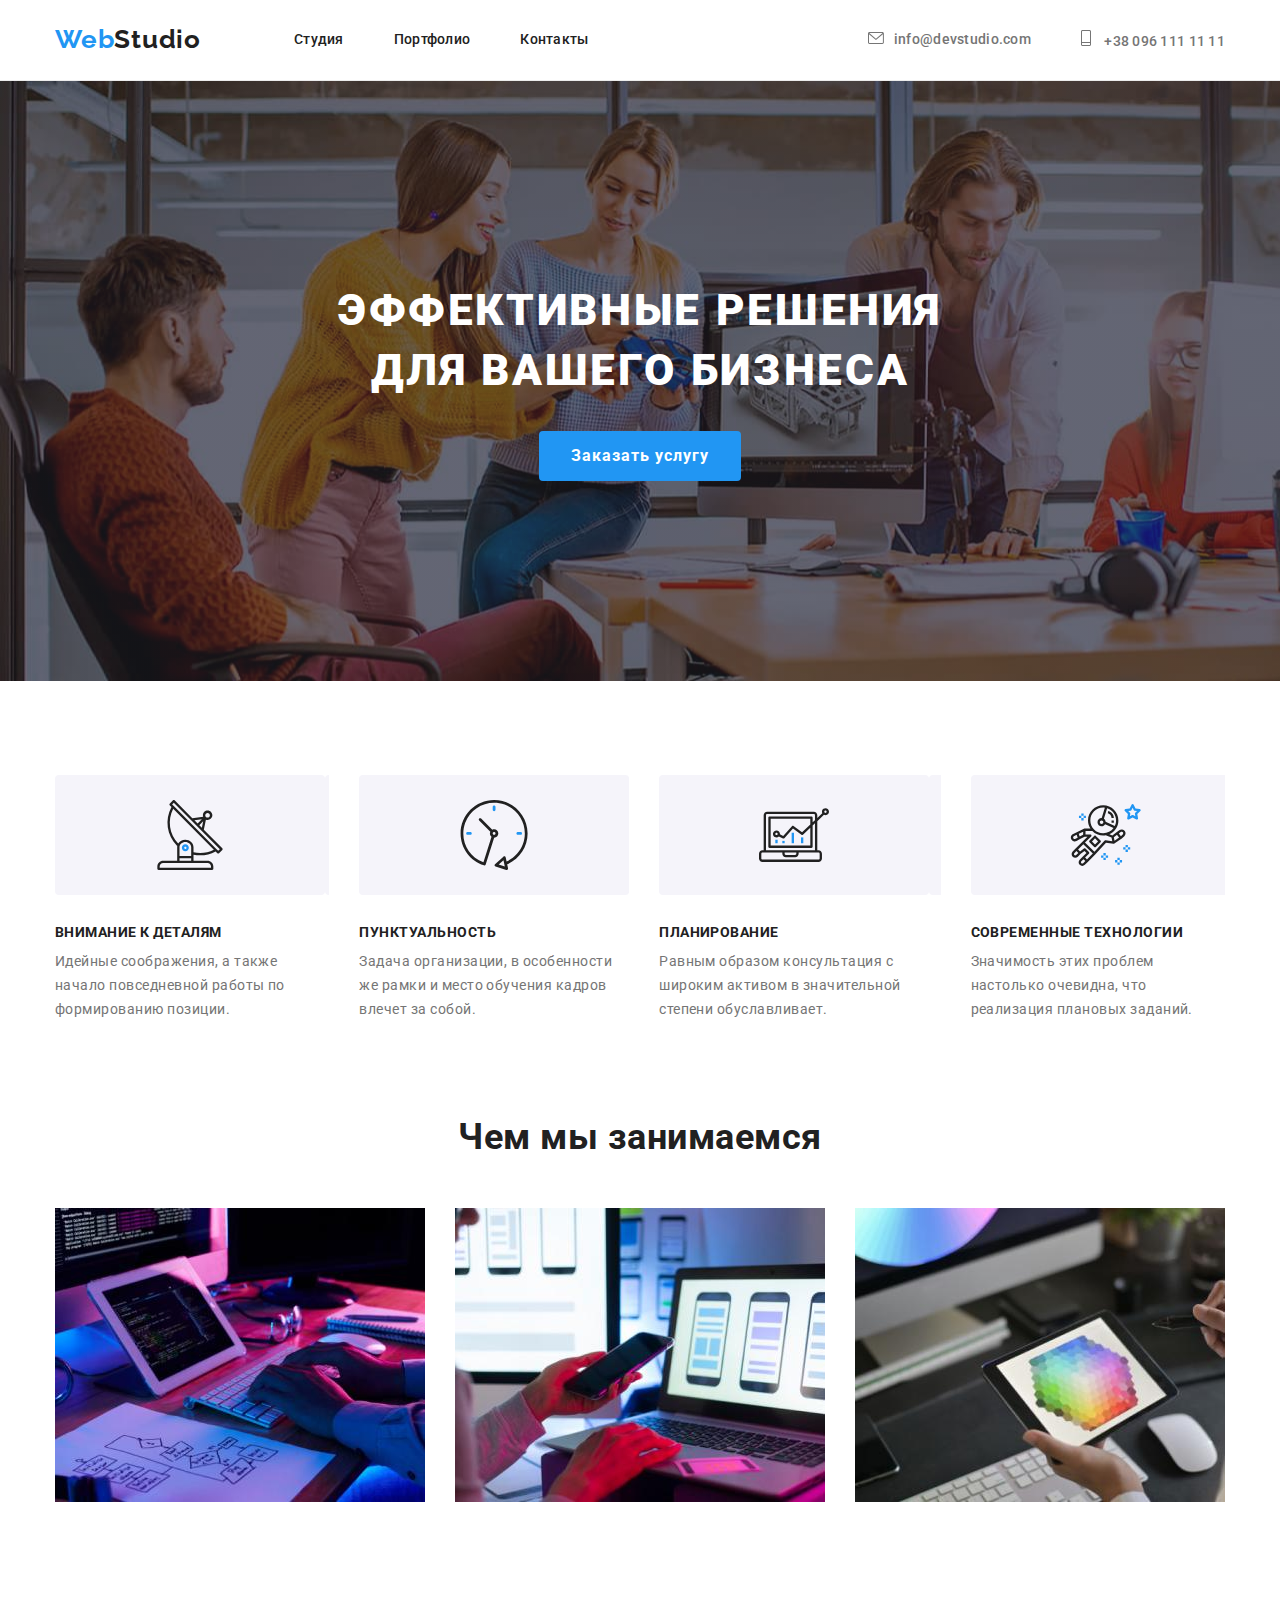
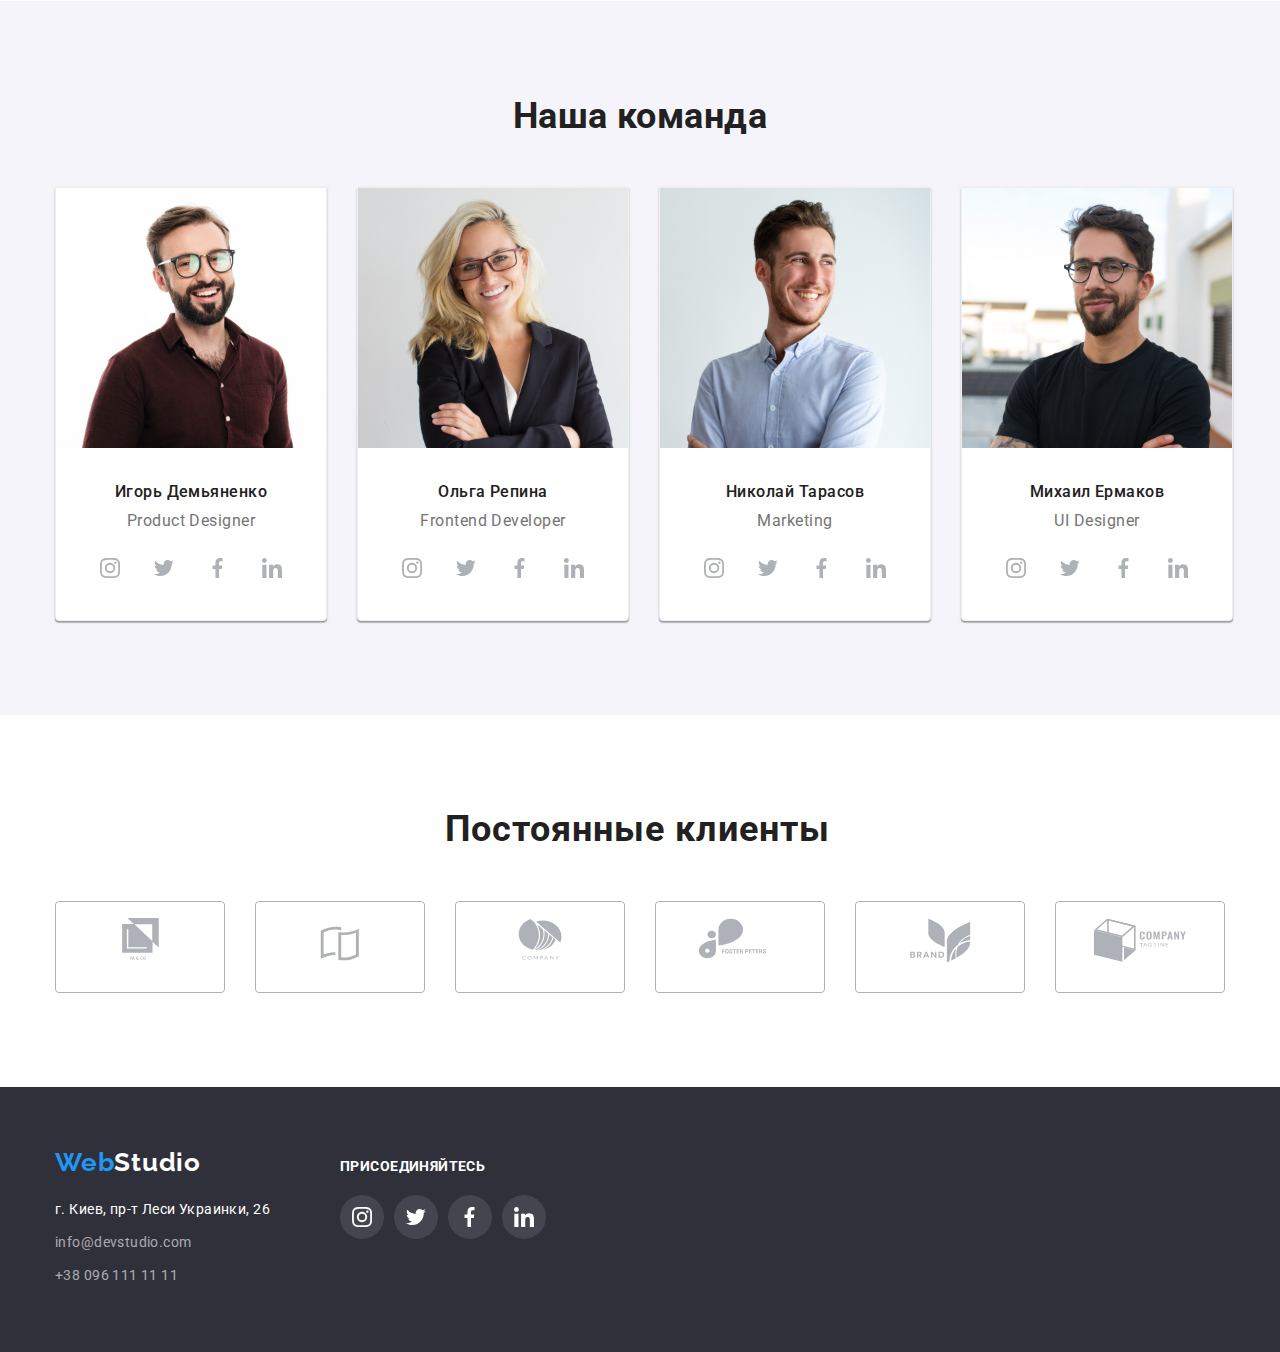
<file: index.html>
<!DOCTYPE html>
<html lang="ru">
<head>
    <meta charset="UTF-8">
    <meta http-equiv="X-UA-Compatible" content="IE=edge">
    <meta name="viewport" content="width=device-width, initial-scale=1.0">
    <title>"Эфективное решение для вашего бизнеса"</title>
    <link rel="preconnect" href="https://fonts.googleapis.com">
    <link rel="preconnect" href="https://fonts.gstatic.com" crossorigin>
<link rel="preconnect" href="https://fonts.googleapis.com">
<link rel="preconnect" href="https://fonts.gstatic.com" crossorigin>
<link href="https://fonts.googleapis.com/css2?family=Raleway:wght@700&family=Roboto:wght@400;500;700;900&display=swap" rel="stylesheet">    
<link rel="stylesheet" href="https://cdnjs.cloudflare.com/ajax/libs/modern-normalize/1.1.0/modern-normalize.min.css">
<link rel="stylesheet" href="./css/styles.css">
</head>
<body>
    <header class="hader">
        <div class="conteiner header">
            <a class="logo" href="index.html">Web<span class="logo studio">Studio</span></a>
            <nav class="navigation-nav">
                <ul class="navigation">
                    <li class="navigation-list"><a class="navigation-link current" href="index.html">Студия</a></li>
                    <li class="navigation-list"><a class="navigation-link" href="./portfolio.html">Портфолио</a></li>
                    <li class="navigation-list"><a class="navigation-link" href="index.html">Контакты</a></li>
                </ul>
            </nav>
            <ul class="contacts">
                <li class="cotacts-li"> 
                    <a class="contacts-link" href="emailto:info@devstudio.com"><svg class="image-contacts" width="16" height="12">
                        <use href="./image/symbol-defs.svg#icon-envelope"></use></svg>info@devstudio.com
                    </a>
                </li>
                <li class="contacts-li">
                    <a class="contacts-link" href="tel:+380961111111"><svg class="image-contacts" width="10" height="16">
                        <use href="./image/symbol-defs.svg#icon-telephone"></use></svg> +38 096 111 11 11
                    </a>
                </li>
            </ul>
        </div>
    </header>
        
    <main>
       <section class="section main">
            <div class="conteiner hero">
                <h1 class="main-title">Эффективные решения для вашего бизнеса</h1>
                <button class="main-button" type="button">Заказать услугу</button>
            </div>
        </section>
        <section class="section feature">
            <div class="conteiner">
                <ul class="feature-ul">
                    <li class="feature-li attention">
                        <h3 class="feature-title">Внимание к деталям</h3>
                        <p class="text">Идейные соображения, а также начало повседневной работы по формированию позиции.</p>
                    </li>
                    <li class="feature-li punctuality">
                        <h3 class="feature-title">Пунктуальность</h3>
                        <p class="text">Задача организации, в особенности же рамки и место обучения кадров влечет за собой.</p>
                    </li>
                    <li class="feature-li planning">
                        <h3 class="feature-title">Планирование</h3>
                        <p class="text">Равным образом консультация с широким активом в значительной степени обуславливает.</p>
                    </li>
                    <li class="feature-li technology">
                        <h3 class="feature-title">Современные технологии</h3>
                        <p class="text">Значимость этих проблем настолько очевидна, что реализация плановых заданий.</p>
                    </li>
                </ul>
            </div>
        </section>
        <section class="section activities">
            <div class="conteiner activities">
                <h2 class="activities-title">Чем мы занимаемся</h2>
                <ul class="activities-list">
                    <li class="activities-img">
                        <img src="./image/business1.jpg" width="370" alt="клавиатура и схемы">
                    </li>
                    <li class="activities-img">
                        <img src="./image/business2.jpg" width="370" alt="разработка мобильного приложения">
                    </li>
                    <li class="activities-img">
                        <img src="./image/business3.jpg" width="370" alt="цвета в приложении">
                    </li>
                </ul>
            </div>
        </section>
        <section class="section team">
            <div class="conteiner">
                <h2 class="team-title">Наша команда</h2>
                <ul class="team-ul">
                    <li class="team-list">
                        <img src="./image/фото1.jpg" width="270" alt="фото Игоря">
                        <h3 class="name">Игорь Демьяненко</h3>
                        <p class="job">Product Designer</p>
                        <ul class="social-ul">
                            <li class="social-li"><a class="social-link" href=""><svg class="social-image"><use href="./image/symbol-defs.svg#icon-instagram"></use></svg></a></li>
                            <li class="social-li"><a class="social-link" href=""><svg class="social-image"><use href="./image/symbol-defs.svg#icon-twt"></use></svg></a></li>
                            <li class="social-li"><a class="social-link" href=""><svg class="social-image"><use href="./image/symbol-defs.svg#icon-fb"></use></svg></a></li>
                            <li class="social-li"><a class="social-link" href=""><svg class="social-image"><use href="./image/symbol-defs.svg#icon-linkedin-1"></use></svg></a></li>

                        </ul>
                    </li>
                    <li class="team-list">
                        <img src="./image/фото2.jpg" width="270" alt="фото Ольги">
                        <h3 class="name">Ольга Репина</h3>
                        <p class="job">Frontend Developer</p>
                        <ul class="social-ul">
                            <li class="social-li"><a class="social-link" href=""><svg class="social-image"><use href="./image/symbol-defs.svg#icon-instagram"></use></svg></a></li>
                            <li class="social-li"><a class="social-link" href=""><svg class="social-image"><use href="./image/symbol-defs.svg#icon-twt"></use></svg></a></li>
                            <li class="social-li"><a class="social-link" href=""><svg class="social-image"><use href="./image/symbol-defs.svg#icon-fb"></use></svg></a></li>
                            <li class="social-li"><a class="social-link" href=""><svg class="social-image"><use href="./image/symbol-defs.svg#icon-linkedin-1"></use></svg></a></li>

                        </ul>
                    </li>
                    <li class="team-list">
                        <img src="./image/фото3.jpg" width="270" alt="фото Николая">
                        <h3 class="name">Николай Тарасов</h3>
                        <p class="job">Marketing</p>
                        <ul class="social-ul">
                            <li class="social-li"><a class="social-link" href=""><svg class="social-image"><use href="./image/symbol-defs.svg#icon-instagram"></use></svg></a></li>
                            <li class="social-li"><a class="social-link" href=""><svg class="social-image"><use href="./image/symbol-defs.svg#icon-twt"></use></svg></a></li>
                            <li class="social-li"><a class="social-link" href=""><svg class="social-image"><use href="./image/symbol-defs.svg#icon-fb"></use></svg></a></li>
                            <li class="social-li"><a class="social-link" href=""><svg class="social-image"><use href="./image/symbol-defs.svg#icon-linkedin-1"></use></svg></a></li>
                        </ul>
                    </li>
                    <li class="team-list">
                        <img src="./image/фото4.jpg" width="270" alt="фото Михаила">
                        <h3 class="name">Михаил Ермаков</h3>
                        <p class="job">UI Designer</p>
                        <ul class="social-ul">
                            <li class="social-li"><a class="social-link" href=""><svg class="social-image"><use href="./image/symbol-defs.svg#icon-instagram"></use></svg></a></li>
                            <li class="social-li"><a class="social-link" href=""><svg class="social-image"><use href="./image/symbol-defs.svg#icon-twt"></use></svg></a></li>
                            <li class="social-li"><a class="social-link" href=""><svg class="social-image"><use href="./image/symbol-defs.svg#icon-fb"></use></svg></a></li>
                            <li class="social-li"><a class="social-link" href=""><svg class="social-image"><use href="./image/symbol-defs.svg#icon-linkedin-1"></use></svg></a></li>
                        </ul>
                    </li>
                </ul>
            </div>
        </section>
        <section class="section clients">
            <div class="conteiner"> 
                <h2 class="title-clients">Постоянные клиенты</h2>
                <ul class="clients-ul">
                    <li class="clients-li"><a href="" class="clients-link"><svg class="icon-clients" width="41" height="42"><use href="./image/symbol-defs.svg#icon-gr1"></use></svg></a></li>
                    <li class="clients-li"><a href="" class="clients-link"><svg class="icon-clients" width="40" height="52"><use href="./image/symbol-defs.svg#icon-gr2"></use></svg></a></li>
                    <li class="clients-li"><a href="" class="clients-link"><svg class="icon-clients" width="44" height="42"><use href="./image/symbol-defs.svg#icon-gr3"></use></svg></a></li>
                    <li class="clients-li"><a href="" class="clients-link"><svg class="icon-clients" width="85" height="41"><use href="./image/symbol-defs.svg#icon-gr4"></use></svg></a></li>
                    <li class="clients-li"><a href="" class="clients-link"><svg class="icon-clients" width="63" height="45"><use href="./image/symbol-defs.svg#icon-gr5"></use></svg></a></li>
                    <li class="clients-li"><a href="" class="clients-link"><svg class="icon-clients" width="94" height="44"><use href="./image/symbol-defs.svg#icon-gr6"></use></svg></a></li>

                </ul>
            </div>

        </section>
    </main>
    <footer class="section-footer">
       <div class="conteiner footer">
            <div class="primary">
                <a class="logo white" href="index.html">Web<span class="footer-studio">Studio</span></a>
                <address class="adress-footer">
                    <p class="adress">г. Киев, пр-т Леси Украинки, 26</p>
                    <ul class="list">
                        <li><a class="contacts-footer" href="emailto:info@devstudio.com">info@devstudio.com </a></li>
                        <li><a class="contacts-footer tel" href="tel:+380961111111"> +38 096 111 11 11</a></li>
                    </ul>
                </address>
            </div>
            <div class="second">
                <h2 class="title-footer">Присоединяйтесь</h2>
                <ul class="social-footer">
                    <li class="footer-li"><a href="" class="footer-link"><svg class="icon-footer"><use href="./image/symbol-defs.svg#icon-instagram"></use></svg></a></li>
                    <li class="footer-li"><a href="" class="footer-link"><svg class="icon-footer"><use href="./image/symbol-defs.svg#icon-twt2"></use></svg></a></li>
                    <li class="footer-li"><a href="" class="footer-link"><svg class="icon-footer"><use href="./image/symbol-defs.svg#icon-fb2"></use></svg></a></li>
                    <li class="footer-li"><a href="" class="footer-link"><svg class="icon-footer"><use href="./image/symbol-defs.svg#icon-linkedin-1-1"></use></svg></a></li>
                </ul>
            </div>
        </div>
    </footer>
</body>
</html>
</file>
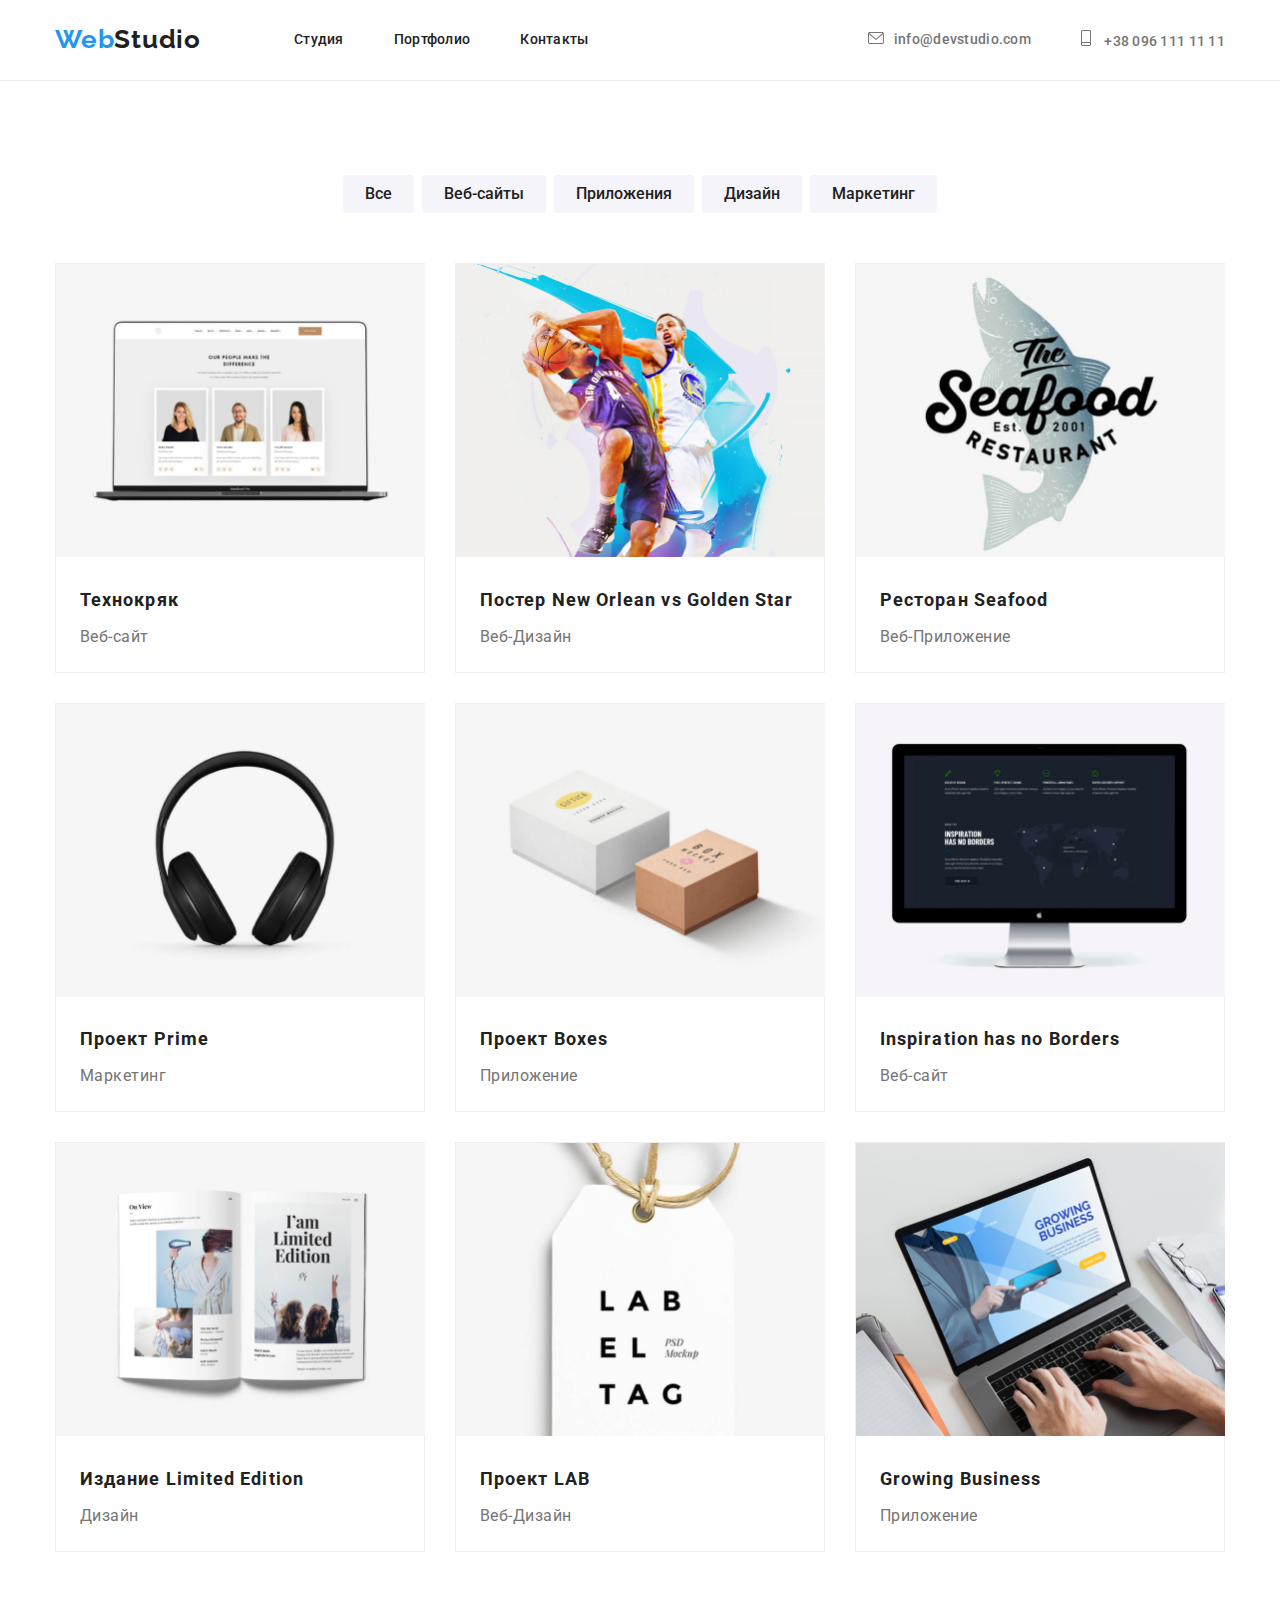
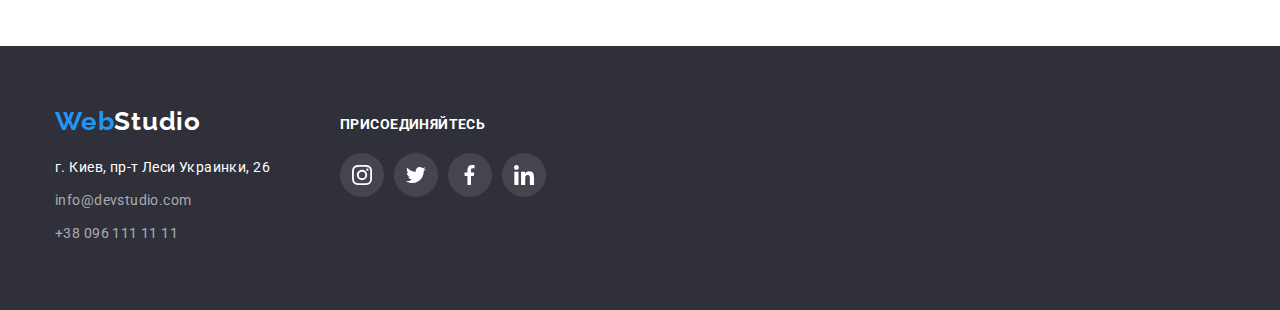
<file: portfolio.html>
<!DOCTYPE html>
<html lang="en">
<head>
    <meta charset="UTF-8">
    <meta http-equiv="X-UA-Compatible" content="IE=edge">
    <meta name="viewport" content="width=device-width, initial-scale=1.0">
    <title>portfolio</title>
    <link rel="preconnect" href="https://fonts.googleapis.com">
    <link rel="preconnect" href="https://fonts.gstatic.com" crossorigin>
<link rel="preconnect" href="https://fonts.googleapis.com">
<link rel="preconnect" href="https://fonts.gstatic.com" crossorigin>
<link href="https://fonts.googleapis.com/css2?family=Raleway:wght@700&family=Roboto:wght@400;500;700;900&display=swap" rel="stylesheet">    
<link rel="stylesheet" href="https://cdnjs.cloudflare.com/ajax/libs/modern-normalize/1.1.0/modern-normalize.min.css">
<link rel="stylesheet" href="./css/styles.css">
</head>
<body>
    <header>
        <div class="conteiner header">
            <a class="logo" href="index.html">Web<span class="logo studio">Studio</span></a>
            <nav class="navigation-nav">
                <ul class="navigation">
                    <li class="navigation-list"><a class="navigation-link current" href="index.html">Студия</a></li>
                    <li class="navigation-list"><a class="navigation-link" href="./portfolio.html">Портфолио</a></li>
                    <li class="navigation-list"><a class="navigation-link" href="index.html">Контакты</a></li>
                </ul>
            </nav>
            <ul class="contacts">
                <li class="cotacts-li">
                    <a class="contacts-link" href="emailto:info@devstudio.com"><svg class="image-contacts" width="16"
                            height="12">
                            <use href="./image/symbol-defs.svg#icon-envelope"></use>
                        </svg>info@devstudio.com
                    </a>
                </li>
                <li class="contacts-li">
                    <a class="contacts-link" href="tel:+380961111111"><svg class="image-contacts" width="10" height="16">
                            <use href="./image/symbol-defs.svg#icon-telephone"></use>
                        </svg> +38 096 111 11 11
                    </a>
                </li>
            </ul>
        </div>
    </header>
    <main>
        <section class="section">
           <div class="conteiner portfolio">
                <ul class="filter">
                    <li class="filter-li"><button class="filter-button" type="button">Все</button></li>
                    <li class="filter-li"><button class="filter-button" type="button">Веб-сайты</button></li>
                    <li class="filter-li"><button class="filter-button" type="button">Приложения</button></li>
                    <li class="filter-li"><button class="filter-button" type="button">Дизайн</button></li>
                    <li class="filter-li"><button class="filter-button" type="button">Маркетинг</button></li>
                </ul>
                <ul class="portfolio-main">
                    <li class="portfolio-list">
                        <a href="">
                            <img src="./image/технокряк.jpg" alt="технокряк" width="369">
                            <div class="image-title">
                                <h2 class="portfolio-title">Технокряк</h2>
                                <p class="portfolio-text">Веб-сайт</p>
                            </div>
                        </a>
                        
                    </li>
                    <li class="portfolio-list">
                        <a href="">
                            <img src="./image/ПостерNewOrleanvsGoldenStar.jpg" alt="постер" width="369">
                            <div class="image-title">
                                <h2 class="portfolio-title">Постер New Orlean vs Golden Star</h2>
                                <p class="portfolio-text">Веб-Дизайн</p>
                            </div>
                        </a>
                    </li>
                    <li class="portfolio-list">
                        <a href="">
                            <img src="./image/РесторанSeafood.jpg" alt="Ресторан Seafood" width="369">
                            <div class="image-title">
                                <h2 class="portfolio-title">Ресторан Seafood</h2>
                                <p class="portfolio-text">Веб-Приложение</p>
                            </div>
                        </a>
                    </li>
                    <li class="portfolio-list">
                        <a href="">
                            <img src="./image/ПроектPrime.jpg" alt="Проект Prime" width="369">
                            <div class="image-title">
                                <h2 class="portfolio-title">Проект Prime</h2>
                                <p class="portfolio-text">Маркетинг</p>
                            </div>
                        </a>
                    </li>
                    <li class="portfolio-list">
                        <a href="">
                            <img src="./image/ПроектBoxes.jpg" alt="Проект Boxes" width="369">
                            <div class="image-title">
                                <h2 class="portfolio-title">Проект Boxes</h2>
                                <p class="portfolio-text">Приложение</p>
                            </div>
                        </a>
                    </li>
                    <li class="portfolio-list">
                        <a href="">
                            <img src="./image/InspirationhasnoBorders.jpg" alt="Inspiration has no Borders" width="369">
                            <div class="image-title">
                                <h2 class="portfolio-title">Inspiration has no Borders</h2>
                                <p class="portfolio-text">Веб-сайт</p>
                            </div>
                        </a>
                    </li>
                    <li class="portfolio-list">
                        <a href="">
                            <img src="./image/ИзданиеLimitedEdition.jpg" alt="Издание Limited Edition" width="369">
                            <div class="image-title">
                                <h2 class="portfolio-title">Издание Limited Edition</h2>
                                <p class="portfolio-text">Дизайн</p>
                            </div>
                        </a>
                    </li>
                    <li class="portfolio-list">
                        <a href="">
                            <img src="./image/ПроектLAB.jpg" alt="Проект LAB" width="369">
                            <div class="image-title">
                                <h2 class="portfolio-title">Проект LAB</h2>
                                <p class="portfolio-text">Веб-Дизайн</p>
                            </div>
                        </a>
                    </li>
                    <li class="portfolio-list">
                        <a href="">
                            <img src="./image/GrowingBusiness.jpg" alt="Growing Business" width="369">
                            <div class="image-title">
                            <h2 class="portfolio-title">Growing Business</h2>
                            <p class="portfolio-text">Приложение</p>
                            </div>
                        </a>
                    </li>
                </ul>
           </div>
        </section>

    </main>
    <footer class="section-footer">
        <div class="conteiner footer">
            <div class="primary">
                <a class="logo white" href="index.html">Web<span class="footer-studio">Studio</span></a>
                <address class="adress-footer">
                    <p class="adress">г. Киев, пр-т Леси Украинки, 26</p>
                    <ul class="list">
                        <li><a class="contacts-footer" href="emailto:info@devstudio.com">info@devstudio.com </a></li>
                        <li><a class="contacts-footer tel" href="tel:+380961111111"> +38 096 111 11 11</a></li>
                    </ul>
                </address>
            </div>
            <div class="second">
                <h2 class="title-footer">Присоединяйтесь</h2>
                <ul class="social-footer">
                    <li class="footer-li"><a href="" class="footer-link"><svg class="icon-footer">
                                <use href="./image/symbol-defs.svg#icon-instagram"></use>
                            </svg></a></li>
                    <li class="footer-li"><a href="" class="footer-link"><svg class="icon-footer">
                                <use href="./image/symbol-defs.svg#icon-twt2"></use>
                            </svg></a></li>
                    <li class="footer-li"><a href="" class="footer-link"><svg class="icon-footer">
                                <use href="./image/symbol-defs.svg#icon-fb2"></use>
                            </svg></a></li>
                    <li class="footer-li"><a href="" class="footer-link"><svg class="icon-footer">
                                <use href="./image/symbol-defs.svg#icon-linkedin-1-1"></use>
                            </svg></a></li>
                </ul>
            </div>
        </div>
    </footer>
</body>
</html>
</file>
<file: css/styles.css>
:root {
    --primary-text-color: #757575;
    --title-text-color: #212121;
    --accent-color: #2196F3;
}


a {
    text-decoration: none;
    cursor: default;
}



body {
    color:var(--primary-text-color);
    background-color: #ffffff;
    font-family: roboto, sans-serif;
    letter-spacing: 0.03em;
}
ul {
    padding-inline-start: 0;
    margin-block-start: 0;
    margin-block-end: 0;
    list-style: none;
}
p {
    display: none;
    margin-block-start: 1em;
    margin-block-end: 1em;
    margin-inline-start: 0px;
    margin-inline-end: 0px;
}


.conteiner {
    width: 1200px;
    margin-left: auto;
    margin-right: auto;
    padding-left: 15px;
    padding-right: 15px;
    

}


.section {
    padding-top: 94px;
    padding-bottom: 94px;
}

/* секция хедер */

.logo {
    padding-right: auto;
    padding-top: 24px;
    padding-bottom: 25px;
    font-family: 'Raleway';
    font-style: normal;
    font-weight: 700;
    font-size: 26px;
    line-height: 1.19;
    letter-spacing: 0.03em;
    color: #2196F3; 
    
}
.studio {
    color: var(--title-text-color);
    margin-left: 0;
    padding-left: 0;
}

header {
    border-bottom: 1px solid #ECECEC;
}

.header {
    display: flex;
    align-items: center;
    margin-bottom: 0;
    
}

.navigation {
    display: flex;
    padding-left: 93px;
    margin-bottom: 0;
    margin-top: 0;
}


.navigation-link {
    padding-top: 32px;
    padding-bottom: 32px;
    display: block;
    color: var(--title-text-color);
    font-family: 'Roboto';
    font-style: normal;
    font-weight: 500;
    font-size: 14px;
    line-height: 1.14;
    letter-spacing: 0.02em;
    
}
.navigation-list + .navigation-list {
    margin-left: 50px;
}

.contacts {
    display: flex;
    margin-left: auto;
    margin-bottom: 0;
    padding-left: 0;
    margin-top: 0;
    
}
.contacts-li {
    margin-left: 50px;
    
}

.navigation :hover, 
.navigation :focus {
    color: var(--accent-color);
}



.contacts-link {
    min-width: 142px;
    padding-top: 32px;
    padding-bottom: 32px;
    color: var(--primary-text-color);
    font-family: 'Roboto';
    font-weight: 500;
    font-size: 14px;
    line-height: 1.14;
    letter-spacing: 0.02em;
    
}

.contacts-link:hover,
.contacts-link:focus {
    fill: var(--accent-color);
    color: var(--accent-color);
}

.image-contacts {
    margin-right: 10px;
    fill: currentColor;
}
.current:hover {
    color: var(--accent-color);
}
/* главная секция */
.main {
    background-image: linear-gradient(to right,
            #2F303A66, rgba(47, 48, 58, 0.4)), url(../image/Img.jpg);
    text-align: center;
    padding-top: 200px;
    padding-bottom: 200px;

}

.main-title {
    margin-top: 0;
    margin-left: auto;
    margin-right: auto;
    margin-bottom: 30px;
    
    
    color: #FFFFFF;
    font-weight: 900;
    font-size: 44px;
    line-height: 1.36;
    letter-spacing: 0.06em;
    text-transform: uppercase;
    width: 696px;
    
    
    
}
.main-button {
    display: inline-block;
    cursor: pointer;
    padding: 10px 32px;
    
    min-width: 136px;
    color: #FFFFFF;
    background-color: #2196F3;
    font-weight: 700;
    font-size: 16px;
    line-height: 1.87;
    text-align: center;
    letter-spacing: 0.06em;
    border: 0;
    border-radius: 4px;
       
}

/* наши преимущества */
.feature {
    
    margin-left: auto;
    margin-right: auto;
}

.feature-ul {
    display: flex;
    align-items: center;
    margin-bottom: 0;
    margin-top: 0;
    padding-left: 0;

}
.attention::before{
background-image: url(../image/Group\ 1.svg);
content: "";
display: block;
height: 120px;
}

.punctuality::before{
    background-image: url(../image/Group\ 2.svg);
        content: "";
        display: block;
        height: 120px;
}
.planning::before {
    background-image: url(../image/Group\ 33.svg);
        content: "";
        display: block;
        height: 120px;
       
}

.technology::before {
    background-image: url(../image/Group\ 4.svg);
        content: "";
        display: block;
        height: 120px;
}

.feature-li + .feature-li {
    margin-left: 30px;
}
.feature-title {
    color: var(--title-text-color);
    font-weight: 700;
    font-size: 14px;
    line-height: 1.14;
    text-transform: uppercase;
    margin-top: 30px;
    margin-bottom: 10px;
    
}
.text {
    margin-top: 0;
    margin-bottom: 0;
    font-weight: 400;
    font-size: 14px;
    line-height: 1.71;
    display: block;
}

/* чем мы занимаемся */

.activities {
    margin-bottom: 0;
    padding-top: 0;
}
.activities-title {
    margin-bottom: 50px;
    margin-top: 0;
    text-align: center;

    color: var(--title-text-color);
    font-weight: 700;
    font-size: 36px;
    line-height: 42px;
        
}
.activities-list {
    display: flex;
    align-items: center;
    margin-bottom: 0;
    padding-left: 0;
    margin-top: 0;
}

.activities-img+.activities-img {
    padding-left: 30px;
}
/* наша команда */
.team {
    margin-top: 0;
    background: #F5F4FA;
    
}
.team-title {
    margin-top: 0;
    margin-bottom: 50px;
    color: var(--title-text-color);
    font-weight: 700;
    font-size: 36px;
    line-height: 1.17;
    text-align: center;
    
}

.team-list {
    border: 1px solid #EEEEEE;
    background: #ffffff;
    box-shadow: 0px 1px 3px rgba(0, 0, 0, 0.12), 0px 1px 1px rgba(0, 0, 0, 0.14), 0px 2px 1px rgba(0, 0, 0, 0.2);
    border-radius: 0px 0px 4px 4px;
}


.team-ul {
    display: flex;
    
}
.team-list + .team-list {
    margin-left: 30px;
}
.name {
    color: var(--title-text-color);
    font-weight: 500;
    font-size: 16px;
    line-height: 1.19;
    text-align: center;
    margin-bottom: 10px;
    margin-top: 30px;
    
}
.job {
    font-weight: 400;
    font-size: 16px;
    line-height: 1.19;
    text-align: center;
    margin-top: 0;
    display: block;
    width: 270px;
}
.social-ul {
    display: flex;
    margin-left: auto;
    margin-right: auto;
    margin-bottom: 30px;
    margin-top: 16px;
    width: 206px;
    
}
.social-image {
    width: 20px;
    height: 20px;
    
}
.social-link {
    width: 44px;
    height: 44px;
    border-radius: 50%;
    display: flex;
    padding: 12px;
    fill: #AFB1B8;
}

.social-link:hover,
.social-link:focus {
    background-color: var(--accent-color);
    fill: #ffffff;
}


.social-li + .social-li {
    margin-left: 10px;
}
/* секция клиенты */

.clients {
    
    margin-left: auto;
    margin-right: auto;
    text-align: center;
    
}
.title-clients {
    display: flex;
    width: 391px;
    font-family: 'Roboto';
    font-style: normal;
    font-weight: 700;
    font-size: 36px;
    line-height: 1.16;
    letter-spacing: 0.03em;
    color: #212121;
    margin-bottom:0;
    margin-top: 0;
    margin-left: auto;
    margin-right: auto;
    padding: 0;
    margin-block-start: 0;
    margin-block-end: 0;
}

.clients-ul {
    display: flex;
    width: 1170px;
    justify-content: center;
    text-align: center;
    color: #AFB1B8;
    margin-top: 50px;
}

.clients-li {
   
    display: flex;
}
.clients-li + .clients-li {
    margin-left: 30px;
}

.clients-link {
    display: flex;
    padding: 16px 32px;
    fill: #AFB1B8;
    width: 170px;
    height: 92px;
    text-align: center;
    justify-content: center;
    border: 1px solid #AFB1B8;
    border-radius: 4px;
}

.icon-clients {
    color: currentColor;
}


 .clients-link:hover,
 .clients-link:focus {
    fill: #2196F3;
    border: 1px solid #2196F3;
 }



/* футер */
.section-footer {
    background-color: #2F303A;
    margin-right: auto;
    color: var(--primary-text-color);
    padding-top: 60px;
    padding-bottom: 60px;
    display: flex;
   
    
}

.footer {
    display: flex;
}

.primary {
    margin-right: 70px;
}

.footer-studio {
    font-weight: 700;
    font-size: 26px;
    line-height: 1.19;
    letter-spacing: 0.03em;
    color: #FFFFFF
}
.adress-foter {
    padding-bottom: 60px;
    display: flex;
}

.white {
    display: block;
    margin-bottom: 20px;
    
    padding: 0;
}
.adress {
    margin-top: 0;
    margin-bottom: 9px;
    color: #ffffff;
    font-family: 'Roboto';
    font-style: normal;
    font-weight: 400;
    font-size: 14px;
    line-height: 1.71;
    letter-spacing: 0.03em;
    display: block;
    
}
.contacts-footer {
    display: block;
    margin-bottom: 9px;
    color: rgba(255, 255, 255, 0.6);
    text-decoration: none;
    cursor: default;
    font-family: 'Roboto';
    font-style: normal;
    font-weight: 400;
    font-size: 14px;
    line-height: 1.71;
    letter-spacing: 0.03em;
}
.tel {
    margin-bottom: 0;
}
.list {
    margin-top: 0;
    margin-bottom: 4px;
    padding-left: 0;
    
}



.list :hover, 
.list :focus {
color: var(--accent-color);
}

.second {
    
    width: 206px;
}
.title-footer {
    font-family: 'Roboto';
    font-style: normal;
    font-weight: 700;
    font-size: 14px;
    line-height: 1.14;
    letter-spacing: 0.03em;
    text-transform: uppercase;
    color: #FFFFFF;
    display: flex;
    margin-bottom: 20px;
    
    width: 145px;
    
}
.social-footer {
    display: flex;
    width: 206px;
    margin-left: auto;
    margin-right: auto;

}
.footer-li {
    width: 44px;
    height: 44px;
}
.footer-li + .footer-li {
    margin-left: 10px;
}
.footer-link {
    display: flex;
    border-radius: 50%;
    padding: 12px;
    width: 44px;
    height: 44px;
    background: rgba(255, 255, 255, 0.1);
    fill: #ffffff
}

.icon-footer {
    width: 20px;
    height: 20px;

}

.footer-link:hover, 
.footer-link:focus {
    background: #2196F3;
}

/* css для портфолио */



.filter {
    display: flex;
    margin-top: 0;
    margin-bottom: 50px;
    width: 594px;
    margin-left: auto;
    margin-right: auto;
}

.filter-li {
    display: flex;
    margin-top: 0;
   
    
}

.filter-button {
    border-radius: 4px;
    cursor: pointer;
    background: #F5F4FA;
    color: var(--title-text-color);
    font-weight: 500;
    font-size: 16px;
    line-height: 1.63;
    text-align: center;
    padding: 6px 22px;
    margin-right: 0;
    min-width: 16px;
    border: 0;
}

.filter-li+.filter-li {
    margin-left: 8px;
}

.filter-button:hover,
.filter-button:focus {
    background: var(--accent-color);
    color: #FFFFFF;
    box-shadow: 0px 3px 1px rgba(0, 0, 0, 0.1), 0px 1px 2px rgba(0, 0, 0, 0.08), 0px 2px 2px rgba(0, 0, 0, 0.12);
    border-radius: 4px;
}


.portfolio-main {
    display: flex;
    flex-wrap: wrap;
    margin-bottom: 0;
    margin-top: 0;
    padding-left: 0;
   
}

.portfolio-main :nth-child(n+7) {
    margin-bottom: 0px;
}
.portfolio-main :nth-child(3n) {
    margin-right: 0;
}

.portfolio-list {
    box-sizing: border-box;
    width: 370px;
    background: #FFFFFF;
    border: 1px solid #EEEEEE;
    margin-bottom: 30px;
    margin-right: 30px;
}

.portfolio-list:hover,
.portfolio-list:focus {
    
box-shadow: 0px 1px 1px rgba(0, 0, 0, 0.12), 
0px 4px 4px rgba(0, 0, 0, 0.06), 
1px 4px 6px rgba(0, 0, 0, 0.16);
}

.image-title {
    margin-left: 24px;
    margin-right: 24px;
    margin-top: 20px;
    margin-bottom: 20px;
    width: 322px;
    display: inline-block;
}

.portfolio-title {
    width: 322px;
    color: var(--title-text-color);
    font-weight: 700;
    font-size: 18px;
    line-height: 2;
    letter-spacing: 0.06em;
    cursor: default;
    text-decoration: none;
    margin-top: 0;
    margin-bottom: 4px;
    
    
    
}
.portfolio-text {
    width: 322px;
    color: var(--primary-text-color);
    font-weight: 400;
    font-size: 16px;
    line-height: 1.87;
    margin-top: 0;
    margin-bottom: 0;
    display: flex;
    

}
</file>
